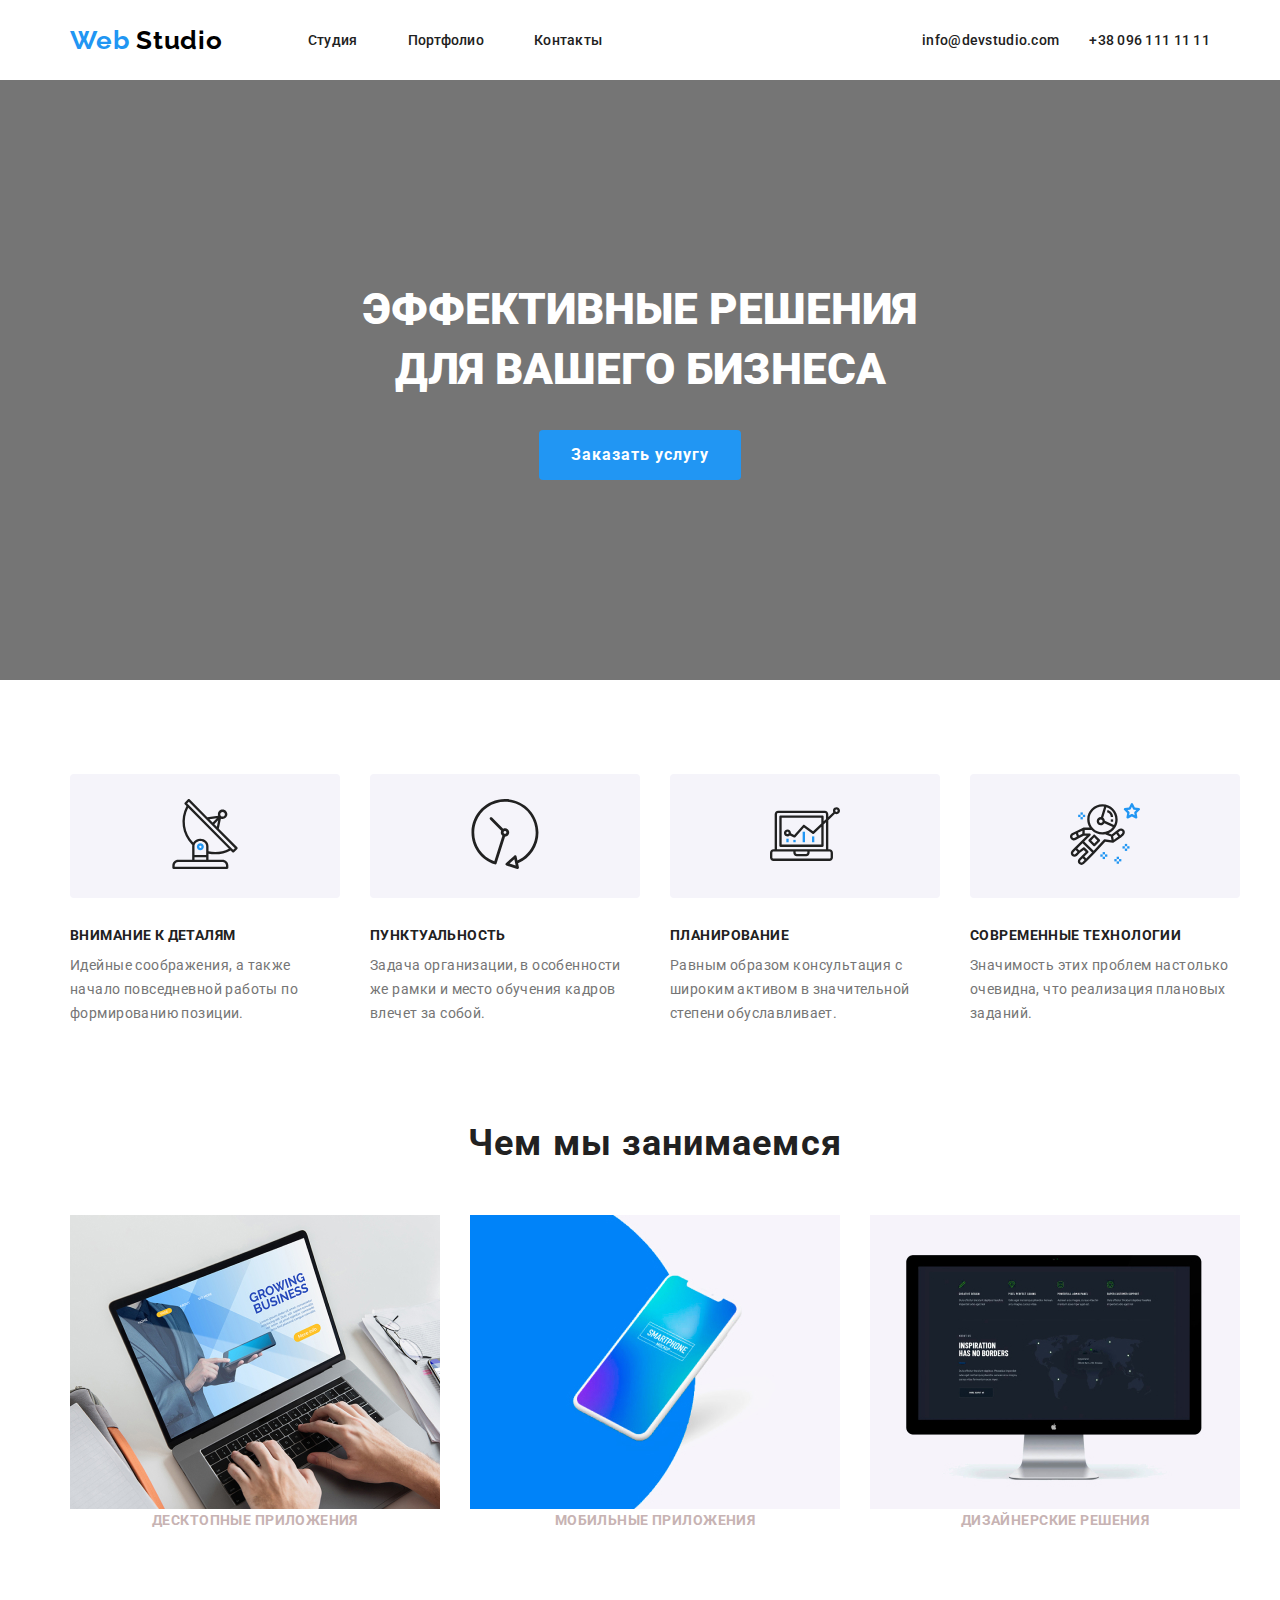
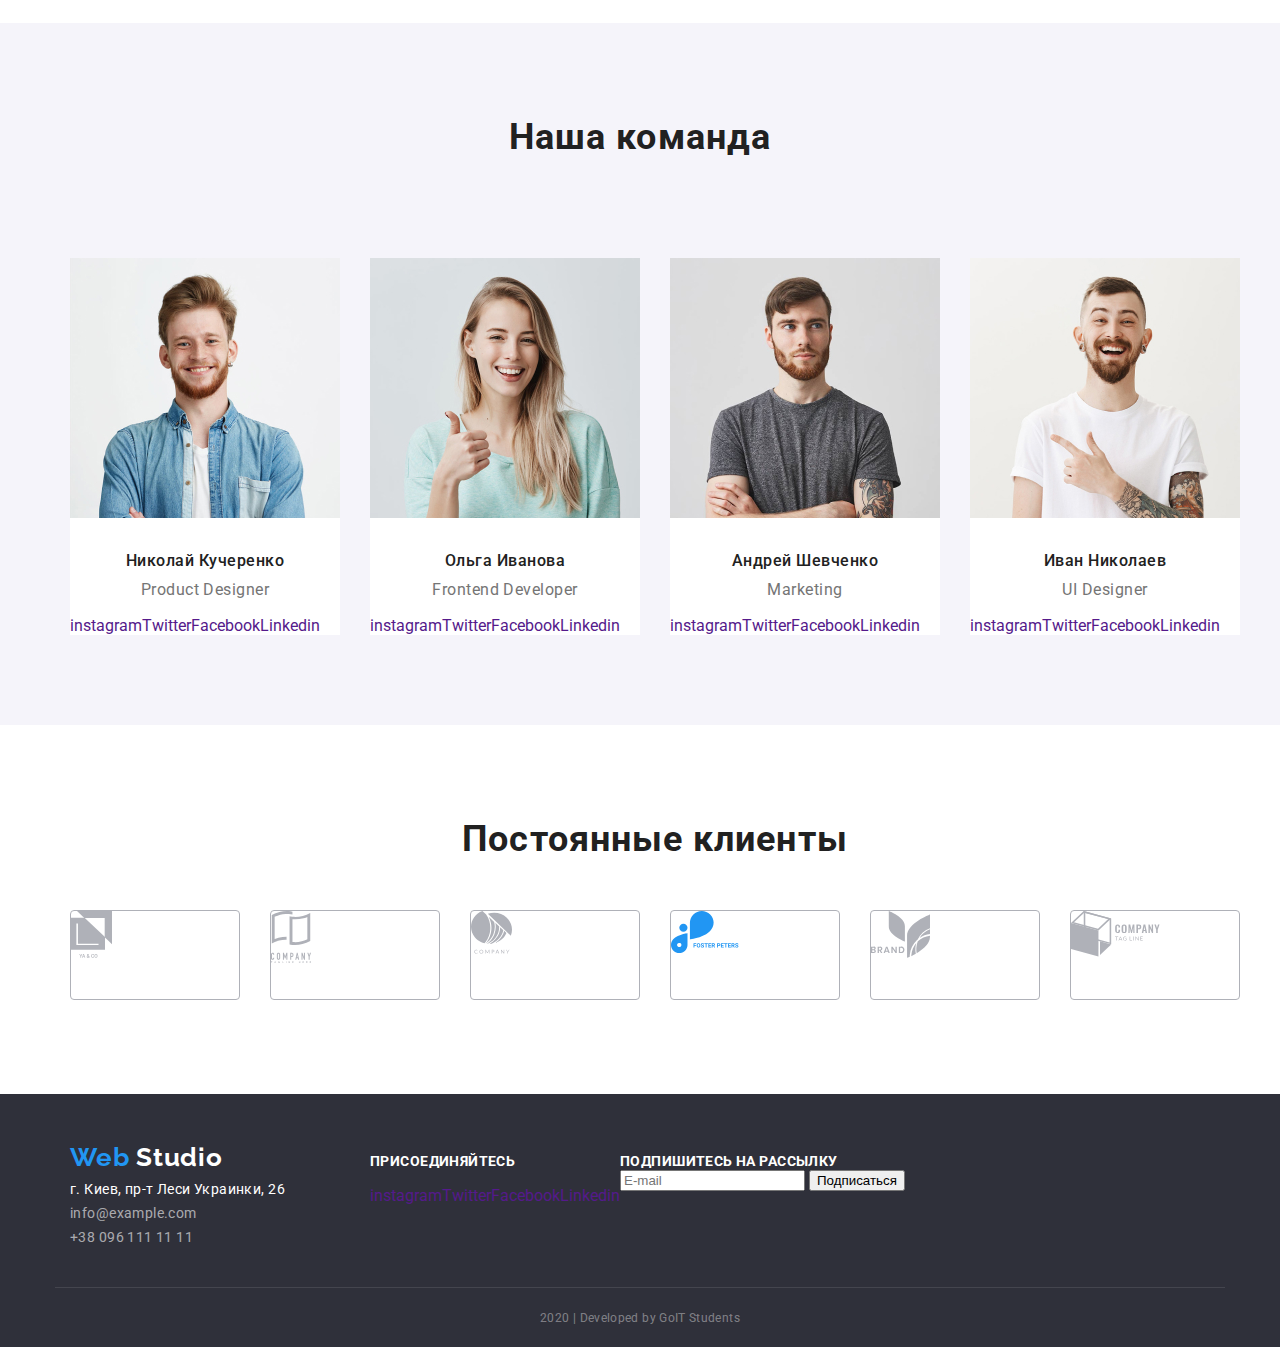
<file: index.html>
<!DOCTYPE html>
<html lang="ru">
  <head>
    <meta charset="UTF-8" />
    <meta name="viewport" content="width=device-width, initial-scale=1.0" />
    <title>Web Studio</title>
    <link
      href="https://fonts.googleapis.com/css2?family=Raleway:wght@700&family=Roboto:ital,wght@0,500;0,700;0,900;1,400&display=swap"
      rel="stylesheet"
    />
    <link rel="stylesheet" href="./css/style.css" />
  </head>
  <body>
    <!--навигация-->
    <header>
      <div class="container">
        <nav class="main-nav">
          <a class="logo" href="./index.html">
            <span class="logo-web">Web</span>
            <span class="logo-studio">Studio</span>
          </a>
          <ul class="site-nav list">
            <li class="item">
              <a href="./index.html" class="link">Студия</a>
            </li>
            <li class="item">
              <a href="./portfolio.html" class="link">Портфолио</a>
            </li>
            <li class="item">
              <a href="" class="link">Контакты</a>
            </li>
          </ul>

          <ul class="auth-nav list">
            <li class="item">
              <a href="info@devstudio.com" class="link-namber"
                >info@devstudio.com</a
              >
            </li>
            <li class="item">
              <a href="tel:+380961111111" class="link-namber"
                >+38 096 111 11 11</a
              >
            </li>
          </ul>
        </nav>
      </div>
    </header>
    <main>
      <!--герой-->
      <div class="hero-box container">
        <section class="hero">
          <h1 class="hero-title">
            эффективные решения<br />
            для вашего бизнеса
          </h1>
          <a href="" class="button-secondary">Заказать услугу</a>
        </section>
      </div>
      <!--feature-->

      <section class="feature">
        <div class="down container">
          <ul class="slogan list">
            <li class="slogan-up">
              <span class="slogan-img"
                ><img src="./img/antenna.svg" alt="антена"
              /></span>
              <h3 class="slogan-title">Внимание к деталям</h3>
              <p class="text">
                Идейные соображения, а также начало повседневной работы по
                формированию позиции.
              </p>
            </li>

            <li class="slogan-up">
              <span class="slogan-img"
                ><img src="./img/Vector.svg" alt="часы"
              /></span>

              <h3 class="slogan-title">Пунктуальность</h3>
              <p class="text">
                Задача организации, в особенности же рамки и место обучения
                кадров влечет за собой.
              </p>
            </li>

            <li class="slogan-up">
              <span class="slogan-img"
                ><img src="./img/diagram.svg" alt="диограма"
              /></span>

              <h3 class="slogan-title">Планирование</h3>
              <p class="text">
                Равным образом консультация с широким активом в значительной
                степени обуславливает.
              </p>
            </li>

            <li class="slogan-up">
              <span class="slogan-img"
                ><img src="./img/astronaut.svg" alt="астранафт"
              /></span>

              <h3 class="slogan-title">Современные технологии</h3>
              <p class="text">
                Значимость этих проблем настолько очевидна, что реализация
                плановых заданий.
              </p>
            </li>
          </ul>
        </div>
      </section>

      <!-- род деятельности -->
      <div class="business-box container">
        <section class="section">
          <h2 class="section-title">Чем мы занимаемся</h2>
          <ul class="direction list">
            <li class="business">
              <a href="">
                <img src="./img/img.jpg" alt="ноктбук" width="370" />
                <h3 class="feature-title">Десктопные приложения</h3></a
              >
            </li>
            <li class="business">
              <a href="">
                <img src="./img/phone.jpg" alt="смартфон" width="370" />
                <h3 class="feature-title">Мобильные приложения</h3></a
              >
            </li>
            <li class="business">
              <a href="">
                <img src="./img/монитор.jpg" alt="монитор" width="370" />
                <h3 class="feature-title">Дизайнерские решения</h3></a
              >
            </li>
          </ul>
        </section>
      </div>
      <!-- сотрудники -->
      <div class="section-background">
        <div class="container">
          <section class="section-employees">
            <h2 class="section-title our-team">Наша команда</h2>
            <ul class="team list">
              <li class="team-list">
                <img
                  class="img-team"
                  src="./img/Ёхан.jpg"
                  alt="Product Designer John Smith"
                  width="270"
                />
                <h3 class="names-title">Николай Кучеренко</h3>
                <p class="prof-text">Product Designer</p>
                <ul class="social-networks list">
                  <li><a href="" class="networks">instagram</a></li>
                  <li><a href="" class="networks">Twitter</a></li>
                  <li><a href="" class="networks">Facebook</a></li>
                  <li><a href="" class="networks">Linkedin</a></li>
                </ul>
              </li>

              <li class="team-list">
                <img
                  class="img-team"
                  src="./img/марта.jpg"
                  alt="Frontend Developer Marta Stewart"
                  width="270"
                />
                <h3 class="names-title">Ольга Иванова</h3>
                <p class="prof-text">Frontend Developer</p>
                <ul class="social-networks list">
                  <li><a href="" class="networks">instagram</a></li>
                  <li><a href="" class="networks">Twitter</a></li>
                  <li><a href="" class="networks">Facebook</a></li>
                  <li><a href="" class="networks">Linkedin</a></li>
                </ul>
              </li>

              <li class="team-list">
                <img
                  class="img-team"
                  src="./img/роберт.jpg"
                  alt="Marketing Robert Jakis"
                  width="270"
                />
                <h3 class="names-title">Андрей Шевченко</h3>
                <p class="prof-text">Marketing</p>
                <ul class="social-networks list">
                  <li><a href="" class="networks">instagram</a></li>
                  <li><a href="" class="networks">Twitter</a></li>
                  <li><a href="" class="networks">Facebook</a></li>
                  <li><a href="" class="networks">Linkedin</a></li>
                </ul>
              </li>

              <li class="team-list">
                <img
                  class="img-team"
                  src="./img/мартин.jpg"
                  alt="UI Designer Martin Doe"
                  width="270"
                />
                <h3 class="names-title">Иван Николаев</h3>
                <p class="prof-text">UI Designer</p>
                <ul class="social-networks list">
                  <li><a href="" class="networks">instagram</a></li>
                  <li><a href="" class="networks">Twitter</a></li>
                  <li><a href="" class="networks">Facebook</a></li>
                  <li><a href="" class="networks">Linkedin</a></li>
                </ul>
              </li>
            </ul>
          </section>
        </div>
      </div>
      <!-- с кем мы работаем -->
      <div class="down container">
        <section class="section">
          <h2 class="section-title">Постоянные клиенты</h2>
          <ul class="customers list">
            <li class="customer-list">
              <a href="" class="company"
                ><span class="company-img"
                  ><img src="./img/ya.svg" alt="Кликнты №1"
                /></span>
              </a>
            </li>
            <li class="customer-list">
              <a href="" class="company"
                ><img src="./img/company.svg" alt="Кликнты №2"
              /></a>
            </li>
            <li class="customer-list">
              <a href="" class="company"
                ><img src="./img/orang.svg" alt="Кликнты №3"
              /></a>
            </li>
            <li class="customer-list">
              <a href="" class="company"
                ><img src="./img/forest.svg" alt="Кликнты №4"
              /></a>
            </li>
            <li class="customer-list">
              <a href="" class="company"
                ><img src="./img/brend.svg" alt="Кликнты №5"
              /></a>
            </li>
            <li class="customer-list">
              <a href="" class="company"
                ><img src="./img/teg.svg" alt="Кликнты №6"
              /></a>
            </li>
          </ul>
        </section>
      </div>
    </main>
    <!-- наши контакты -->

    <footer class="footer container">
      <div class="footer-box container">
        <ul class="footer-logo list">
          <li>
            <div class="pad-logo">
              <a class="logo" href="./index.html">
                <span class="logo-web">Web</span>
                <span class="foot-logo-studio">Studio</span>
              </a>
            </div>
            <div class="address-cont">
              <address class="address">
                г. Киев, пр-т Леси Украинки, 26 <br />
                <a href="info@example.com" class="address-link"
                  >info@example.com</a
                >
                <br />
                <a href="tel:+380961111111" class="address-link"
                  >+38 096 111 11 11</a
                >
              </address>
            </div>
          </li>
          <li class="push-go">
            <b class="push">присоединяйтесь</b>
            <ul class="social-networks list">
              <li><a href="" class="networks">instagram</a></li>
              <li><a href="" class="networks">Twitter</a></li>
              <li><a href="" class="networks">Facebook</a></li>
              <li><a href="" class="networks">Linkedin</a></li>
            </ul>
          </li>
          <li>
            <b class="push">Подпишитесь на рассылку</b>
            <form action="#" class="go">
              <input
                type="text"
                placeholder="E-mail"
                name="Email"
                id="Email-input"
              />
              <input type="submit" value="Подписаться" />
            </form>
          </li>
        </ul>
      </div>
      <div class="end-box container">
        <p class="end">2020 | Developed by GoIT Students</p>
      </div>
    </footer>
  </body>
</html>
</file>
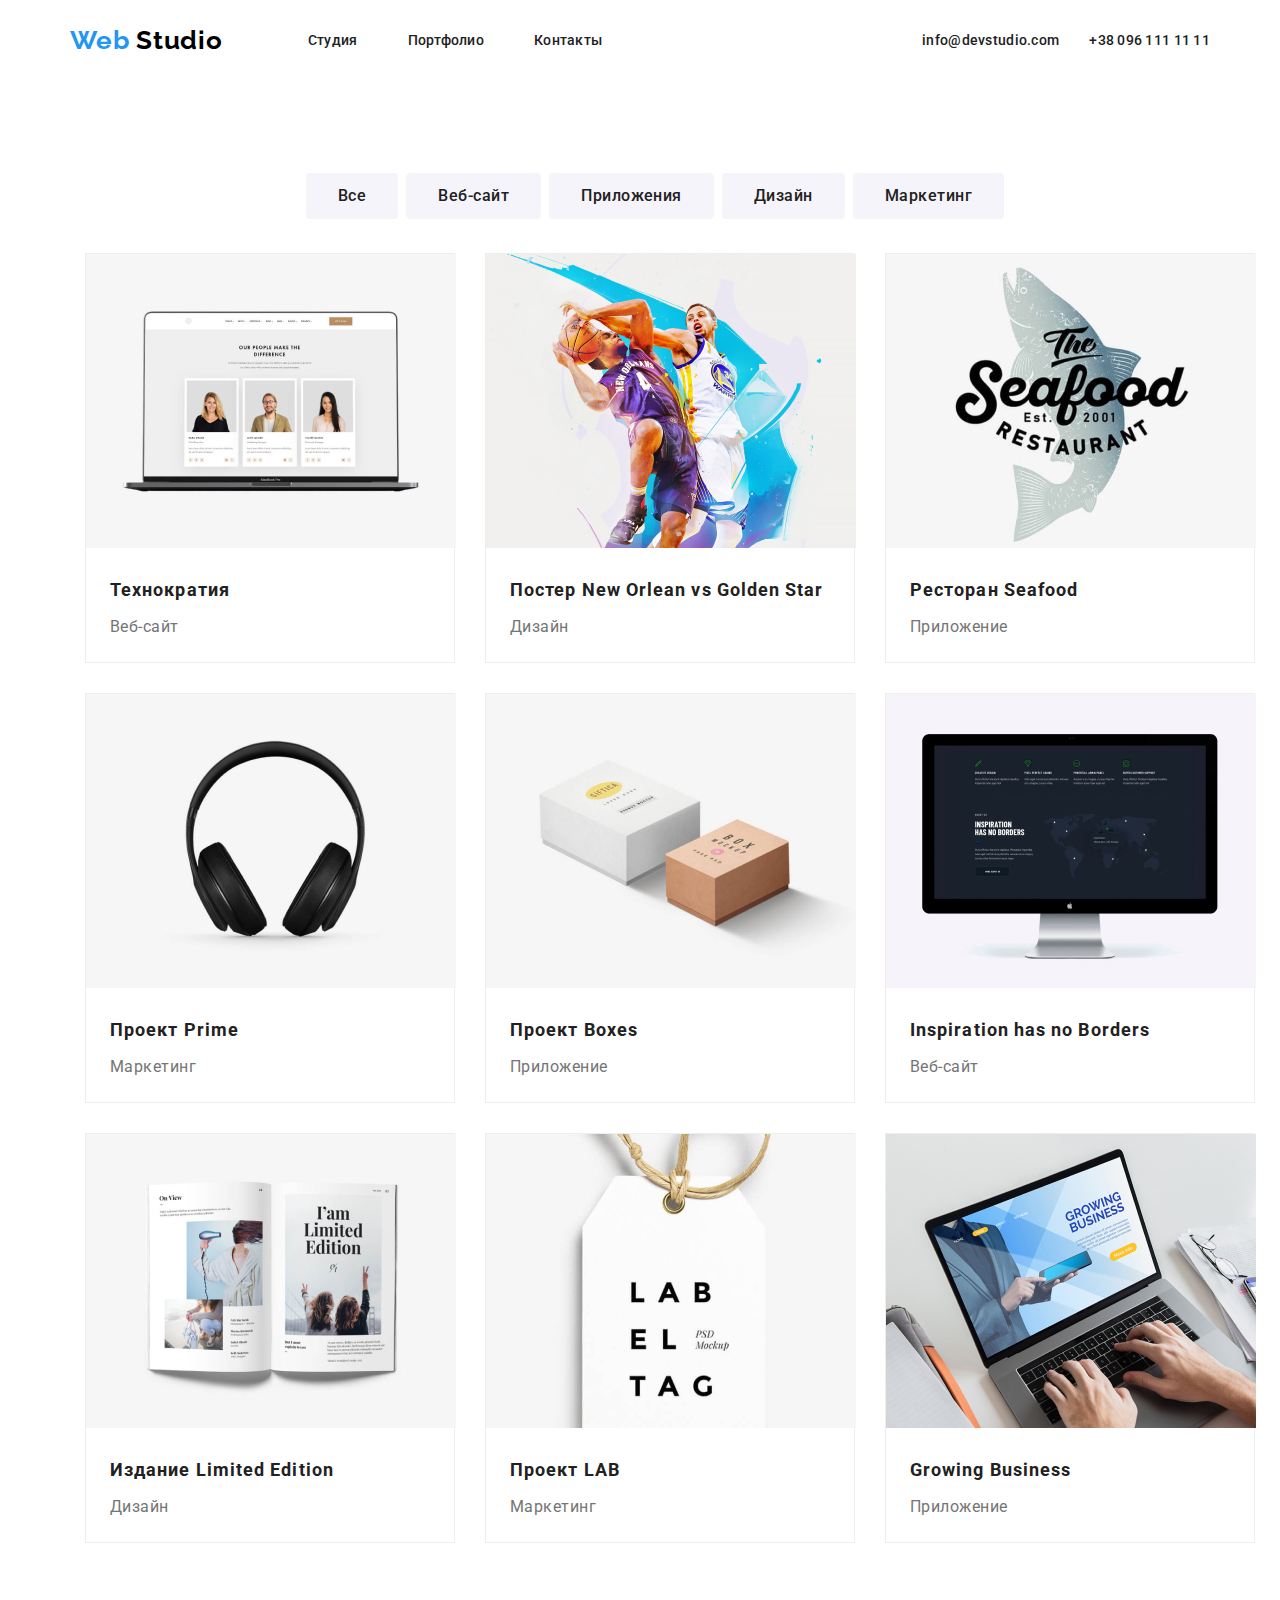
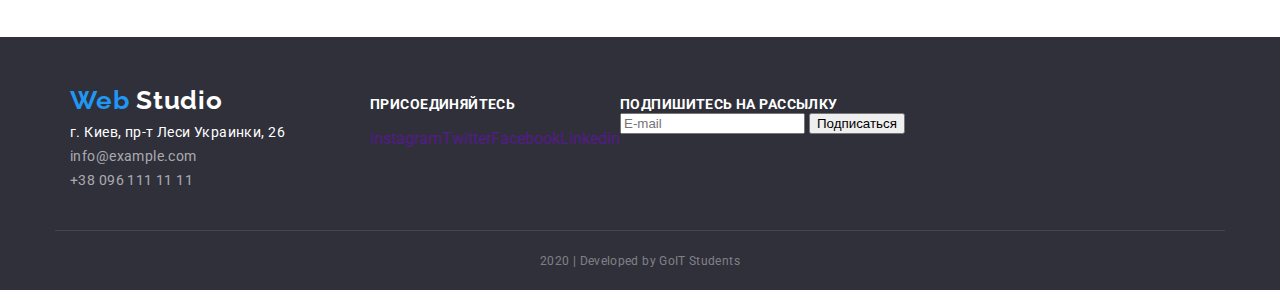
<file: portfolio.html>
<!DOCTYPE html>
<html lang="ru">
  <head>
    <meta charset="UTF-8" />
    <meta name="viewport" content="width=device-width, initial-scale=1.0" />
    <title>Web Studio</title>
    <link
      href="https://fonts.googleapis.com/css2?family=Raleway:wght@700&family=Roboto:ital,wght@0,500;0,700;0,900;1,400&display=swap"
      rel="stylesheet"
    />
    <link rel="stylesheet" href="./css/style.css" />
  </head>

  <body>
    <!--навигация-->
    <header>
      <div class="container">
        <nav class="main-nav">
          <a class="logo" href="./index.html">
            <span class="logo-web">Web</span>
            <span class="logo-studio">Studio</span>
          </a>
          <ul class="site-nav list">
            <li class="item">
              <a href="./index.html" class="link">Студия</a>
            </li>
            <li class="item">
              <a href="./portfolio.html" class="link">Портфолио</a>
            </li>
            <li class="item">
              <a href="" class="link">Контакты</a>
            </li>
          </ul>

          <ul class="auth-nav list">
            <li class="item">
              <a href="info@devstudio.com" class="link-namber"
                >info@devstudio.com</a
              >
            </li>
            <li class="item">
              <a href="tel:+380961111111" class="link-namber"
                >+38 096 111 11 11</a
              >
            </li>
          </ul>
        </nav>
      </div>
    </header>
    <div class="button-nav container">
      <main>
        <!-- наши работ2 -->
        <h1 class="onli">наши рабоы</h1>
        <!-- скрытый заголовок -->

        <ul class="button list container">
          <li class="button-primary"><a href="" class="but-link">Все</a></li>
          <li class="button-primary">
            <a href="" class="but-link">Веб-сайт</a>
          </li>
          <li class="button-primary">
            <a href="" class="but-link">Приложения</a>
          </li>
          <li class="button-primary"><a href="" class="but-link">Дизайн</a></li>
          <li class="button-primary">
            <a href="" class="but-link">Маркетинг</a>
          </li>
        </ul>
        <div class="work-box container">
          <section class="work">
            <ul class="work-list list">
              <li class="work-item">
                <a href="" class="work-linke">
                  <img src="./img/комп.jpg" alt="Технократия" width="370" />
                  <h2 class="work-title">Технократия</h2>
                  <p class="work-product">Веб-сайт</p>
                  <!-- <p>
                  Технокряк это современная площадка распространения
                  коронавируса. Компании используют эту платформу для цифрового
                  шпионажа и атак на защищённые сервера конкурентов.
                </p> -->
                </a>
              </li>

              <li class="work-item">
                <a href="" class="work-linke">
                  <img
                    src="./img/баскет.jpg"
                    alt="платформу New Orlean vs Golden
              Star"
                    width="370"
                  />
                  <h2 class="work-title">Постер New Orlean vs Golden Star</h2>
                  <p class="work-product">Дизайн</p>
                  <!-- <p>
                  Технокряк это современная площадка распространения
                  коронавируса. Компании используют эту платформу для цифрового
                  шпионажа и атак на защищённые сервера конкурентов.
                </p> -->
                </a>
              </li>

              <li class="work-item">
                <a href="" class="work-linke">
                  <img
                    src="./img/ріба.jpg"
                    alt="Ресторан Seafood"
                    width="370"
                  />
                  <h2 class="work-title">Ресторан Seafood</h2>
                  <p class="work-product">Приложение</p>
                  <!-- <p>
                  Технокряк это современная площадка распространения
                  коронавируса. Компании используют эту платформу для цифрового
                  шпионажа и атак на защищённые сервера конкурентов.
                </p> -->
                </a>
              </li>

              <li class="work-item">
                <a href="" class="work-linke">
                  <img
                    src="./img/наушники.jpg"
                    alt="Проект Прайм"
                    width="370"
                  />
                  <h2 class="work-title">Проект Prime</h2>
                  <p class="work-product">Маркетинг</p>
                  <!-- <p>
                  Технокряк это современная площадка распространения
                  коронавируса. Компании используют эту платформу для цифрового
                  шпионажа и атак на защищённые сервера конкурентов.
                </p> -->
                </a>
              </li>

              <li class="work-item">
                <a href="" class="work-linke">
                  <img
                    src="./img/каробка.jpg"
                    alt="Проект Каробка"
                    width="370"
                  />
                  <h2 class="work-title">Проект Boxes</h2>
                  <p class="work-product">Приложение</p>
                  <!-- <p>
                  Технокряк это современная площадка распространения
                  коронавируса. Компании используют эту платформу для цифрового
                  шпионажа и атак на защищённые сервера конкурентов.
                </p> -->
                </a>
              </li>

              <li class="work-item">
                <a href="" class="work-linke">
                  <img src="./img/монитор.jpg" alt="Вдохновение" width="370" />
                  <h2 class="work-title">Inspiration has no Borders</h2>
                  <p class="work-product">Веб-сайт</p>
                  <!-- <p>
                  Технокряк это современная площадка распространения
                  коронавируса. Компании используют эту платформу для цифрового
                  шпионажа и атак на защищённые сервера конкурентов.
                </p> -->
                </a>
              </li>

              <li class="work-item">
                <a href="" class="work-linke">
                  <img
                    src="./img/книга.jpg"
                    alt="огрониченое издание"
                    width="370"
                  />
                  <h2 class="work-title">Издание Limited Edition</h2>
                  <p class="work-product">Дизайн</p>
                  <!-- <p>
                  Технокряк это современная площадка распространения
                  коронавируса. Компании используют эту платформу для цифрового
                  шпионажа и атак на защищённые сервера конкурентов.
                </p> -->
                </a>
              </li>

              <li class="work-item">
                <a href="" class="work-linke">
                  <img src="./img/бирка.jpg" alt="Проект LAB" width="370" />
                  <h2 class="work-title">Проект LAB</h2>
                  <p class="work-product">Маркетинг</p>
                  <!-- <p>
                  Технокряк это современная площадка распространения
                  коронавируса. Компании используют эту платформу для цифрового
                  шпионажа и атак на защищённые сервера конкурентов.
                </p> -->
                </a>
              </li>

              <li class="work-item">
                <a href="" class="work-linke">
                  <img src="./img/img.jpg" alt="Рост бизнеса" width="370" />
                  <h2 class="work-title">
                    Growing Business
                  </h2>
                  <p class="work-product">Приложение</p>
                </a>
              </li>
            </ul>
          </section>
        </div>
      </main>
    </div>
    <footer class="footer container">
      <div class="footer-box container">
        <ul class="footer-logo list">
          <li>
            <div class="pad-logo">
              <a class="logo" href="./index.html">
                <span class="logo-web">Web</span>
                <span class="foot-logo-studio">Studio</span>
              </a>
            </div>
            <div class="address-cont">
              <address class="address">
                г. Киев, пр-т Леси Украинки, 26 <br />
                <a href="info@example.com" class="address-link"
                  >info@example.com</a
                >
                <br />
                <a href="tel:+380961111111" class="address-link"
                  >+38 096 111 11 11</a
                >
              </address>
            </div>
          </li>
          <li class="push-go">
            <b class="push">присоединяйтесь</b>
            <ul class="social-networks list">
              <li>
                <a href="" class="networks">instagram </a>
              </li>
              <li><a href="" class="networks">Twitter</a></li>
              <li><a href="" class="networks">Facebook</a></li>
              <li><a href="" class="networks">Linkedin</a></li>
            </ul>
          </li>
          <li>
            <b class="push">Подпишитесь на рассылку</b>
            <form action="#" class="go">
              <input
                type="text"
                placeholder="E-mail"
                name="Email"
                id="Email-input"
              />
              <input type="submit" value="Подписаться" />
            </form>
          </li>
        </ul>
      </div>
      <div class="end-box container">
        <p class="end">2020 | Developed by GoIT Students</p>
      </div>
    </footer>
  </body>
</html>
</file>
<file: css/style.css>
html {
  box-sizing: border-box;
}

*,
*::before,
*::after {
  box-sizing: inherit;
}

:root {
  --main-text-color: #757575;
  --titel-text-color: #212121;
  --accent-color: #2196f3;
  --primary-button-bg-color: #2196f3;
  --logo-web-text-color: #2196f3;
  --logo-studio-text-color: #000000;
  --nav-link: #212121;
}
body {
  margin: 0;
  background-color: #ffffff;
  color: var(--main-text-color);
  font-family: roboto, sans-serif;
}
a {
  text-decoration: none;
}
/* обнуление спска точки */
.list {
  margin: 0;
  padding: 0;
  list-style: none;
}

/* навигация */

.main-nav {
  height: 80px;
  display: flex;
  align-items: center;
}
.container {
  margin-left: auto;
  margin-right: auto;
  width: 1170px;
  padding-right: 15px;
  padding-left: 15px;
  /* outline: 2px solid blueviolet; */
}
/* логотип компании */
.logo {
  font-family: Raleway, sans-serif;
  font-weight: 700;
  font-size: 26px;
  line-height: 0.8;
  letter-spacing: 0.03em;
}
.logo:hover {
  color: var(--accent-color);
}
.logo-web {
  color: var(--logo-web-text-color);
}
.logo-studio {
  color: var(--logo-studio-text-color);
}
.foot-logo-studio {
  color: #ffffff;
}
/* навигация */
.site-nav {
  display: flex;
  margin-left: 85px;
}
.site-nav .item + .item {
  margin-left: 50px;
}
.site-nav .link {
  display: block;
  padding-top: 32px;
  padding-bottom: 32px;

  color: var(--nav-link);
  font-weight: 500;
  font-size: 14px;
  line-height: 0.87px;
  letter-spacing: 0.02em;
}

.site-nav .link:hover,
.site-nav .link:focus {
  color: var(--accent-color);
}
.auth-nav {
  display: flex;
  margin-left: auto;

  font-weight: 500;
  font-size: 14px;
  line-height: 1.14;
  letter-spacing: 0.02em;
}
.auth-nav .item + .item {
  margin-left: 30px;
}
.auth-nav .link-namber {
  display: block;
  padding-top: 32px;
  padding-bottom: 32px;

  color: var(--nav-link);
  font-weight: 500;
  font-size: 14px;
  line-height: 0.87;
  letter-spacing: 0.02em;
}
.auth-nav .link-namber:hover,
.auth-nav .link-namber:focus {
  color: var(--accent-color);
}
.link-namber {
  color: var(--main-text-color);
  font-weight: 500;
  font-size: 14px;
  line-height: 1.14;
}
/* скрытый h1 */
.onli {
  display: none;
}
/* герой */
.hero-box {
  width: 100%;
  height: 600px;
  background-color: var(--main-text-color);
}
.hero {
  text-align: center;
}
.hero-title {
  margin-top: 0;
  margin-bottom: 30px;
  padding-top: 200px;
  /* background-color: aqua;
  outline: 3px solid tomato; */
  color: #ffffff;
  font-weight: 900;
  font-size: 44px;
  line-height: 1.36;
  text-transform: uppercase;
}

/* заголовки */
.section-title {
  font-weight: 700;
  font-size: 36px;
  line-height: 1.16;
  text-align: center;
  letter-spacing: 0.03em;
}

/* фючерс */
.slogan {
  display: flex;
}
.slogan .slogan-up + .slogan-up {
  margin-left: 30px;
}
.slogan-title {
  margin-top: 30px;
  margin-bottom: 10px;

  font-weight: 700;
  font-size: 14px;
  line-height: 1.14;
  letter-spacing: 0.03em;
  text-transform: uppercase;
  color: var(--titel-text-color);
}
.feature-title {
  margin-top: 0;
  margin-bottom: 0;

  font-weight: 700;
  font-size: 14px;
  line-height: 1.14;
  text-align: center;
  letter-spacing: 0.03em;
  text-transform: uppercase;
  color: #c7b3b3;
}
.feature .text {
  width: 270px;
  height: 75px;
  margin-top: 0;
  margin-bottom: 0;
  font-weight: normal;
  font-size: 14px;
  line-height: 1.71;
  letter-spacing: 0.03em;
}

.down {
  padding-top: 94px;
  padding-bottom: 94px;
}

/* род деятельности */
.section {
  margin-right: 215px;
  width: 1170px;
}
.direction {
  display: flex;
}
.business-box {
  margin-bottom: 94px;
}
.direction .business + .business {
  margin-left: 30px;
}

/* сотрудники */
.team .team-list + .team-list {
  margin-left: 30px;
}
.team .team-list {
  width: 270px;

  background-color: #ffffff;
}
.names-title {
  margin-top: 0;
  margin-bottom: 10px;
  color: var(--titel-text-color);
  font-weight: 500;
  font-size: 16px;
  line-height: 1.18;
  text-align: center;
  letter-spacing: 0.03em;
}
.team {
  display: flex;
  width: 1170px;
  padding-top: 50px;
}
/* заголовок с падингом */
.our-team {
  padding-top: 94px;
}

.img-team {
  margin-bottom: 30px;
}
.section-background {
  margin-left: auto;
  margin-right: auto;
  width: 100%;
  height: 702px;
  background-color: #f5f4fa;
}
.social-networks {
  display: flex;
  padding-top: 16px;
}
.section-employees {
  justify-content: center;
}
.team .social-networks .networks:hover,
.social-networks .networks:focus {
  color: var(--accent-color);
  list-style: none;
}
.prof-text {
  margin-top: 0;
  margin-bottom: 0;
  font-weight: normal;
  font-size: 16px;
  line-height: 1.18;
  text-align: center;
  letter-spacing: 0.03em;
}
/* клиенты */
/* цвет текста заголовка */
.section-title {
  margin-top: 0;
  margin-bottom: 50px;
  color: var(--titel-text-color);
}
.customers {
  display: flex;
}
.customer-list {
  justify-content: center;
  width: 170px;
  height: 90px;
  border: 1px solid #afb1b8;
  box-sizing: border-box;
  border-radius: 4px;
}

.customers .customer-list + .customer-list {
  margin-left: 30px;
}
.customers .company:hover,
.customers .company:focus {
  color: var(--accent-color);
  list-style: none;
}
.company .company-img {
  display: block;
  align-items: baseline;
}
.slogan-img {
  display: block;

  padding: 25px 100px;
  border-radius: 4px;
  text-align: center;
  background-color: #f5f4fa;
}

/* подвал */
.footer {
  margin-left: auto;
  margin-right: auto;
  width: 100%;
  height: 253px;
  background-color: #2f303a;
}
.footer-box {
  height: 193px;
}
.footer-logo {
  display: flex;
  align-items: baseline;
}
.footer-logo .pad-logo {
  padding-top: 45px;
}
.address-cont {
  width: 231px;

  padding-top: 8px;
}

.address .address-link:hover,
.address .address-link:focus {
  color: var(--accent-color);
}
.address {
  font-style: normal;
  font-weight: normal;
  font-size: 14px;
  line-height: 1.71;
  letter-spacing: 0.03em;
  color: #ffffff;
}
.address-link {
  padding-top: 9px;
  font-weight: 400;
  font-size: 14px;
  line-height: 1.71;
  letter-spacing: 0.03em;
  color: rgba(255, 255, 255, 0.6);
}
.push-go {
  padding-top: 57px;
  padding-left: 69px;
}
.push {
  font-weight: 700;
  font-size: 14px;
  line-height: 1.14;
  letter-spacing: 0.03em;
  text-transform: uppercase;
  color: #ffffff;
}
.go:hover,
.go:focus {
  color: var(--accent-color);
}
.end-box {
  border-top: 1px solid rgba(255, 255, 255, 0.1);
}
.end {
  margin: 0;
  padding-top: 18px;
  padding-bottom: 21px;
  font-size: 12px;
  line-height: 2;
  text-align: center;
  letter-spacing: 0.03em;
  color: rgba(255, 255, 255, 0.4);
}

/* портфолио */
.work-box {
  margin-bottom: 94px;
}
.work-list {
  width: 1170px;
  display: flex;
  flex-wrap: wrap;
  color: var(--main-text-color);
}
.work-list .work-item {
  margin-right: 30px;
  margin-bottom: 30px;
  width: calc((100% - 30px * 2) / 3);
  box-sizing: border-box;
  border: 1px solid #eeeeee;
}

.work-item:nth-child(3n) {
  margin-right: 0;
}
.work-item:nth-last-child(-n + 3) {
  margin-bottom: 0px;
}
.work-title {
  margin-top: 0;
  margin-bottom: 0;
  padding-top: 20px;
  padding-left: 24px;
  font-weight: 700;
  font-size: 18px;
  line-height: 2;
  letter-spacing: 0.06em;
  color: var(--titel-text-color);
}
.work-product {
  margin-top: 0;
  margin-bottom: 0;
  padding-bottom: 20px;
  padding-top: 4px;
  padding-left: 24px;
  font-weight: 400;
  font-size: 16px;
  line-height: 1.87;
  letter-spacing: 0.03em;
}
.work-linke {
  color: var(--main-text-color);
}
.work-linke:hover,
.work-linke:focus {
  color: var(--accent-color);
}

/* button */
.button {
  display: flex;
  justify-content: center;
  padding-bottom: 34px;
}
.button-nav {
  margin-top: 93px;
}
.but-link {
  font-style: normal;
  font-weight: 500;
  font-size: 16px;
  line-height: 1.62;
  text-align: center;
  letter-spacing: 0.03em;
  color: var(--titel-text-color);
}
.button .button-primary .but-link:hover,
.button .button-primary .but-link:focus {
  color: var(--accent-color);
}
.button-primary {
  display: inline-block;
  border-radius: 4px;
  padding: 10px 32px;

  text-align: center;
  background-color: #f5f4fa;
}

.button .button-primary + .button-primary {
  margin-left: 8px;
}

.button-secondary {
  background: var(--primary-button-bg-color);
  color: #ffffff;
  font-weight: bold;
  font-size: 16px;
  line-height: 1.87;
  align-items: center;
  text-align: center;
  letter-spacing: 0.06em;

  display: inline-block;
  border-radius: 4px;
  padding: 10px 32px;

  text-align: center;
}
/* #212121 цвет заголовкав */
/* #757575 цвет абзатцов */
/* второая часть цвет лого #000000 */
/* #2196F3 первоя часть лого */
/* font-family: Roboto; */
/* акцент #2196F3 */
/* цвет фона первичный #FFFFFF;*/
/* вторичны цвет фона #F5F4FA */
/* цвет футера #2F303A; */
</file>
